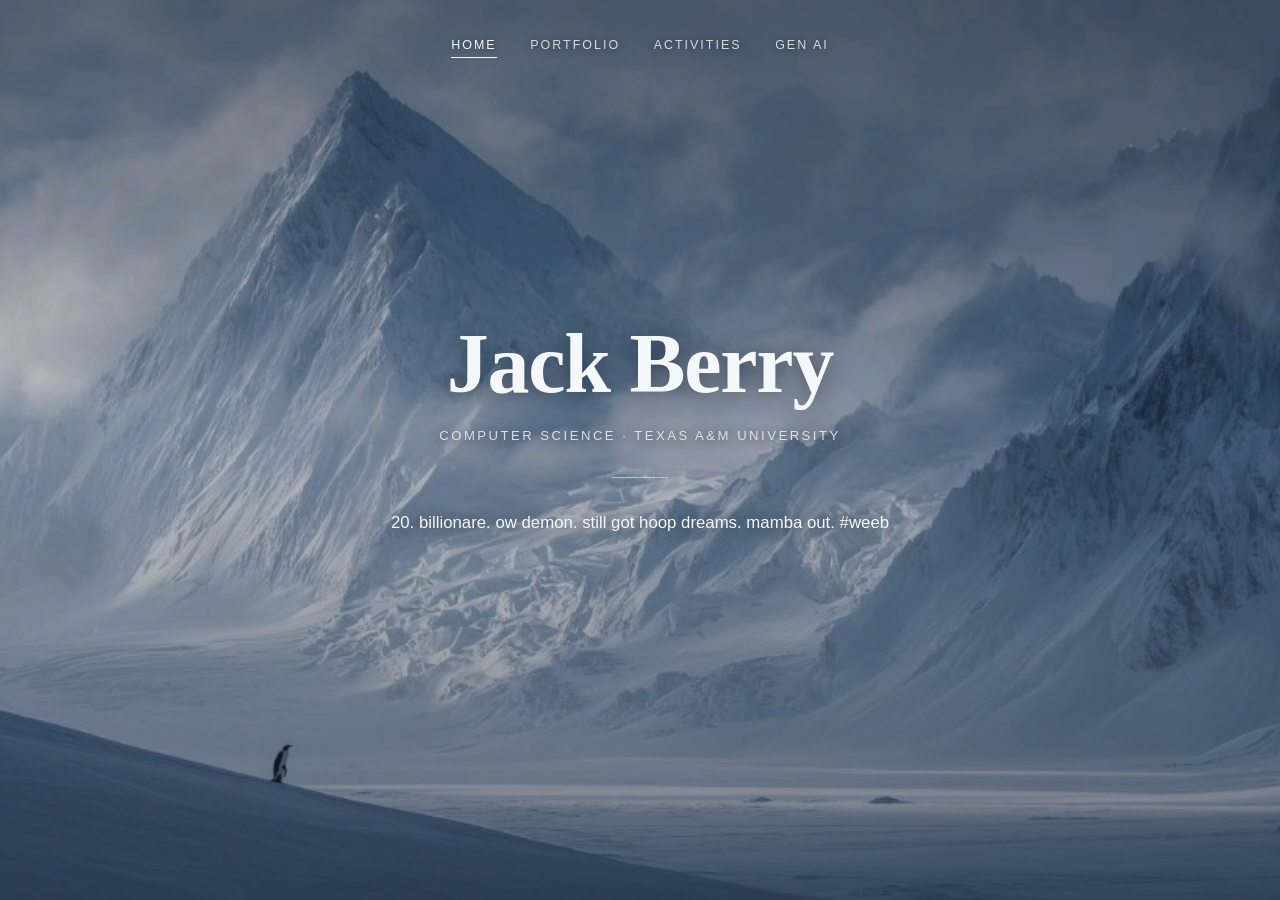
<file: index.html>
<!DOCTYPE html>
<html lang="en">
<head>
  <meta charset="utf-8">
  <meta name="viewport" content="width=device-width, initial-scale=1">
  <title>Jack Berry</title>
  <link rel="stylesheet" href="style-b.css">
</head>

<body>
  <nav class="site-nav">
    <ul>
      <li><a href="index.html" aria-current="page">Home</a></li>
      <li><a href="portfolio.html">Portfolio</a></li>
      <li><a href="activities.html">Activities</a></li>
      <li><a href="genai.html">Gen AI</a></li>
    </ul>
  </nav>

  <main class="hero">
    <h1 class="hero-name">Jack Berry</h1>
    <p class="hero-role">Computer Science &middot; Texas A&amp;M University</p>
    <hr class="hero-rule">
    <p class="hero-note">20. billionare. ow demon. still got hoop dreams. mamba out. #weeb</p>
  </main>
</body>
</html>
</file>
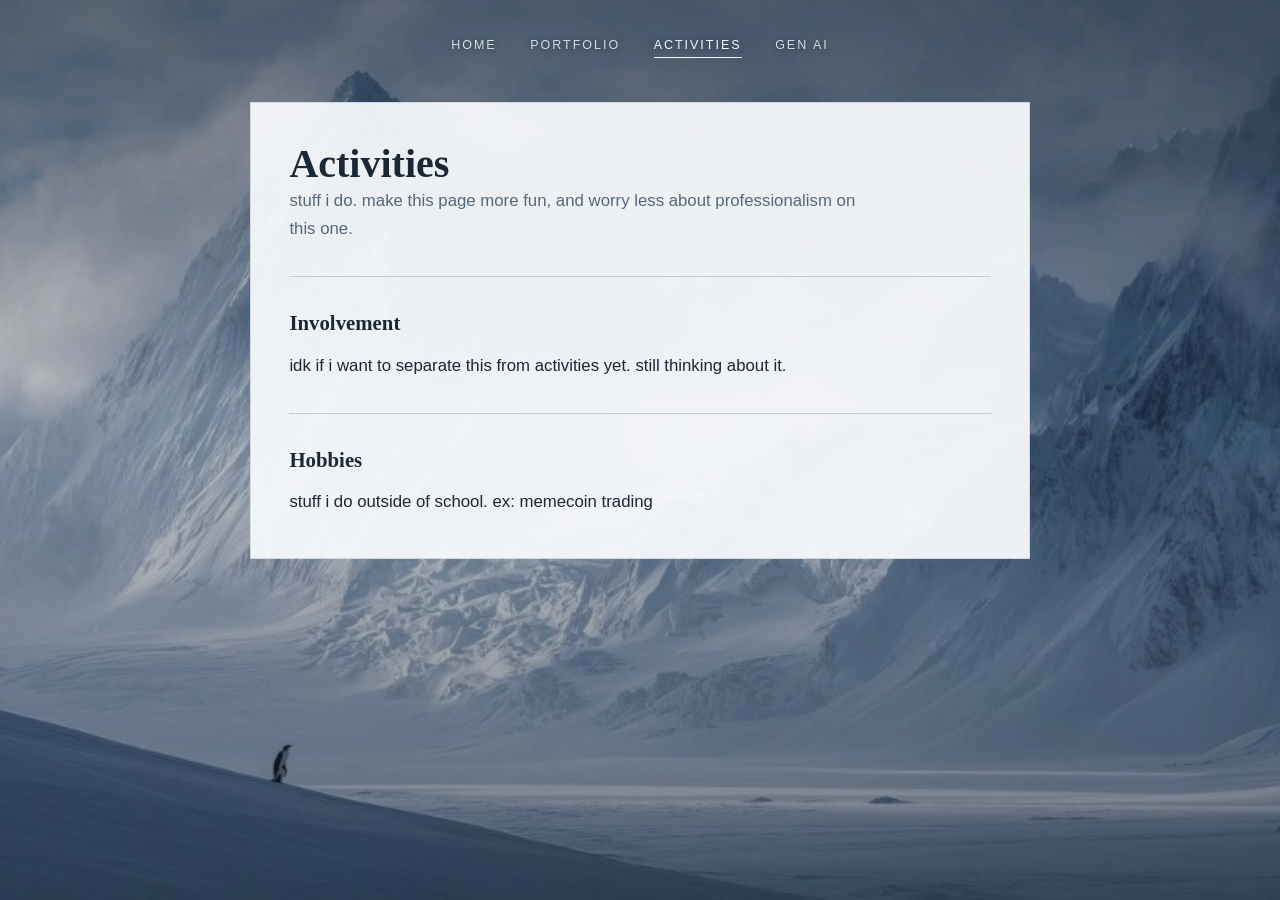
<file: activities.html>
<!DOCTYPE html>
<html lang="en">
<head>
  <meta charset="utf-8">
  <meta name="viewport" content="width=device-width, initial-scale=1">
  <title>Activities | Jack Berry</title>
  <link rel="stylesheet" href="style-b.css">
</head>

<body>
  <nav class="site-nav">
    <ul>
      <li><a href="index.html">Home</a></li>
      <li><a href="portfolio.html">Portfolio</a></li>
      <li><a href="activities.html" aria-current="page">Activities</a></li>
      <li><a href="genai.html">Gen AI</a></li>
    </ul>
  </nav>

  <main class="page">
    <h1>Activities</h1>
    <p class="lede">stuff i do. make this page more fun, and worry less about professionalism on this one.</p>

    <section>
      <h2>Involvement</h2>
      <p>idk if i want to separate this from activities yet. still thinking about it.</p>
    </section>

    <section>
      <h2>Hobbies</h2>
      <p>stuff i do outside of school. ex: memecoin trading</p>
    </section>
  </main>
</body>
</html>
</file>
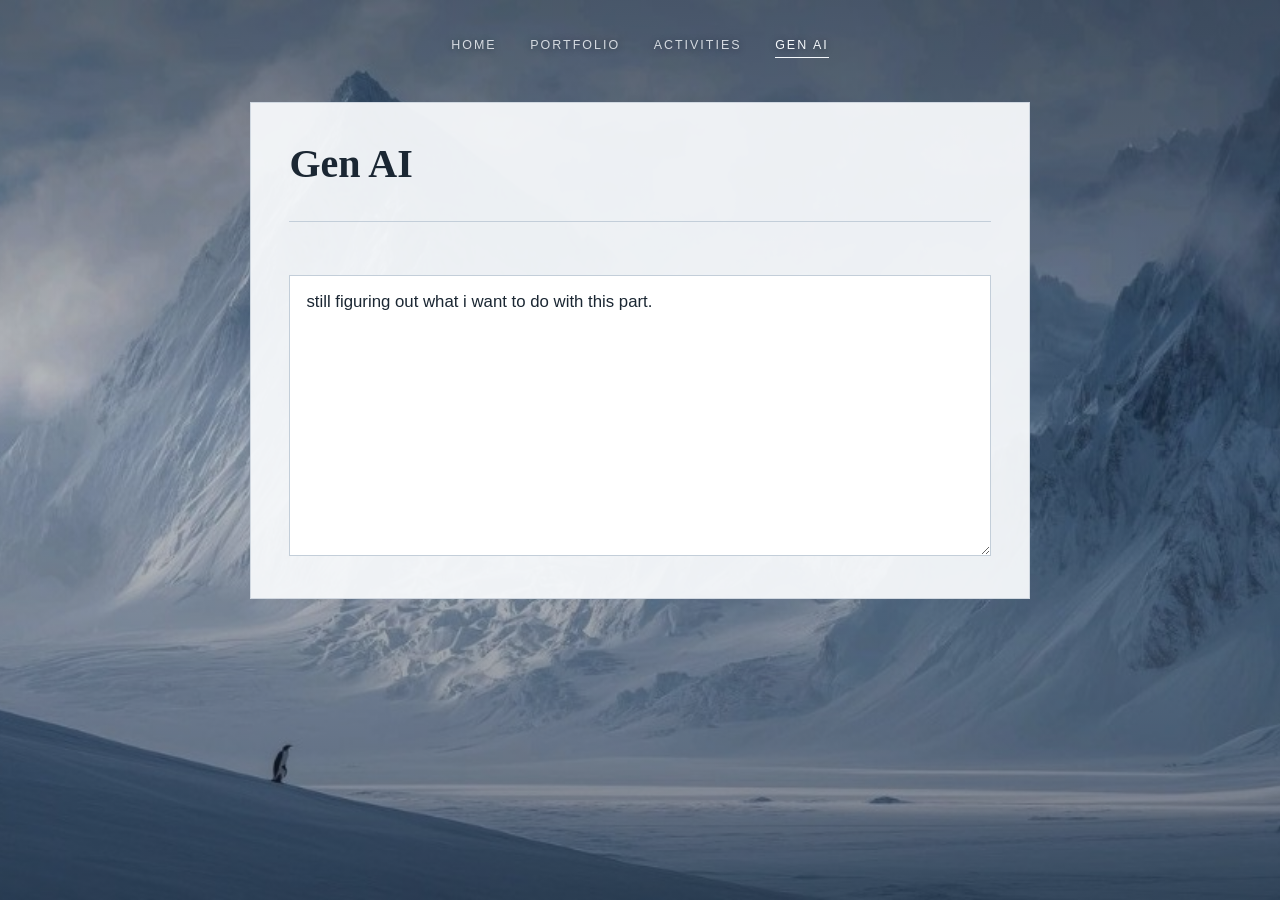
<file: genai.html>
<!DOCTYPE html>
<html lang="en">
<head>
  <meta charset="utf-8">
  <meta name="viewport" content="width=device-width, initial-scale=1">
  <title>Gen AI | Jack Berry</title>
  <link rel="stylesheet" href="style-b.css">
</head>

<body>
  <nav class="site-nav">
    <ul>
      <li><a href="index.html">Home</a></li>
      <li><a href="portfolio.html">Portfolio</a></li>
      <li><a href="activities.html">Activities</a></li>
      <li><a href="genai.html" aria-current="page">Gen AI</a></li>
    </ul>
  </nav>

  <main class="page">
    <h1>Gen AI</h1>
    <section></section>
    <textarea rows="10" cols="60">still figuring out what i want to do with this part.</textarea>
  </main>
</body>
</html>
</file>
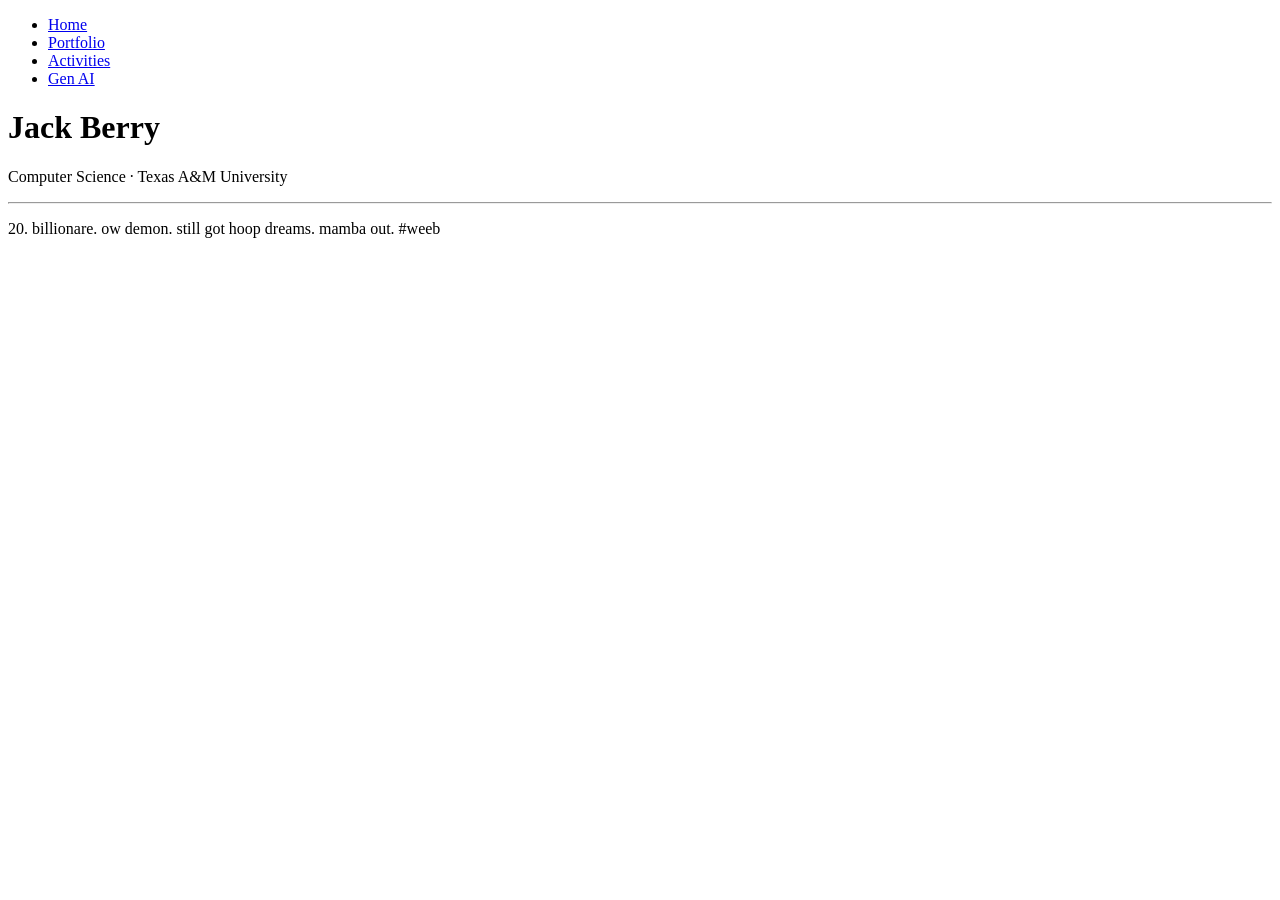
<file: index_no_css.html>
<!DOCTYPE html>
<html lang="en">
<head>
  <meta charset="utf-8">
  <meta name="viewport" content="width=device-width, initial-scale=1">
  <title>Jack Berry</title>
</head>

<body>
  <nav class="site-nav">
    <ul>
      <li><a href="index.html" aria-current="page">Home</a></li>
      <li><a href="portfolio.html">Portfolio</a></li>
      <li><a href="activities.html">Activities</a></li>
      <li><a href="genai.html">Gen AI</a></li>
    </ul>
  </nav>

  <main class="hero">
    <h1 class="hero-name">Jack Berry</h1>
    <p class="hero-role">Computer Science &middot; Texas A&amp;M University</p>
    <hr class="hero-rule">
    <p class="hero-note">20. billionare. ow demon. still got hoop dreams. mamba out. #weeb</p>
  </main>
</body>
</html>
</file>
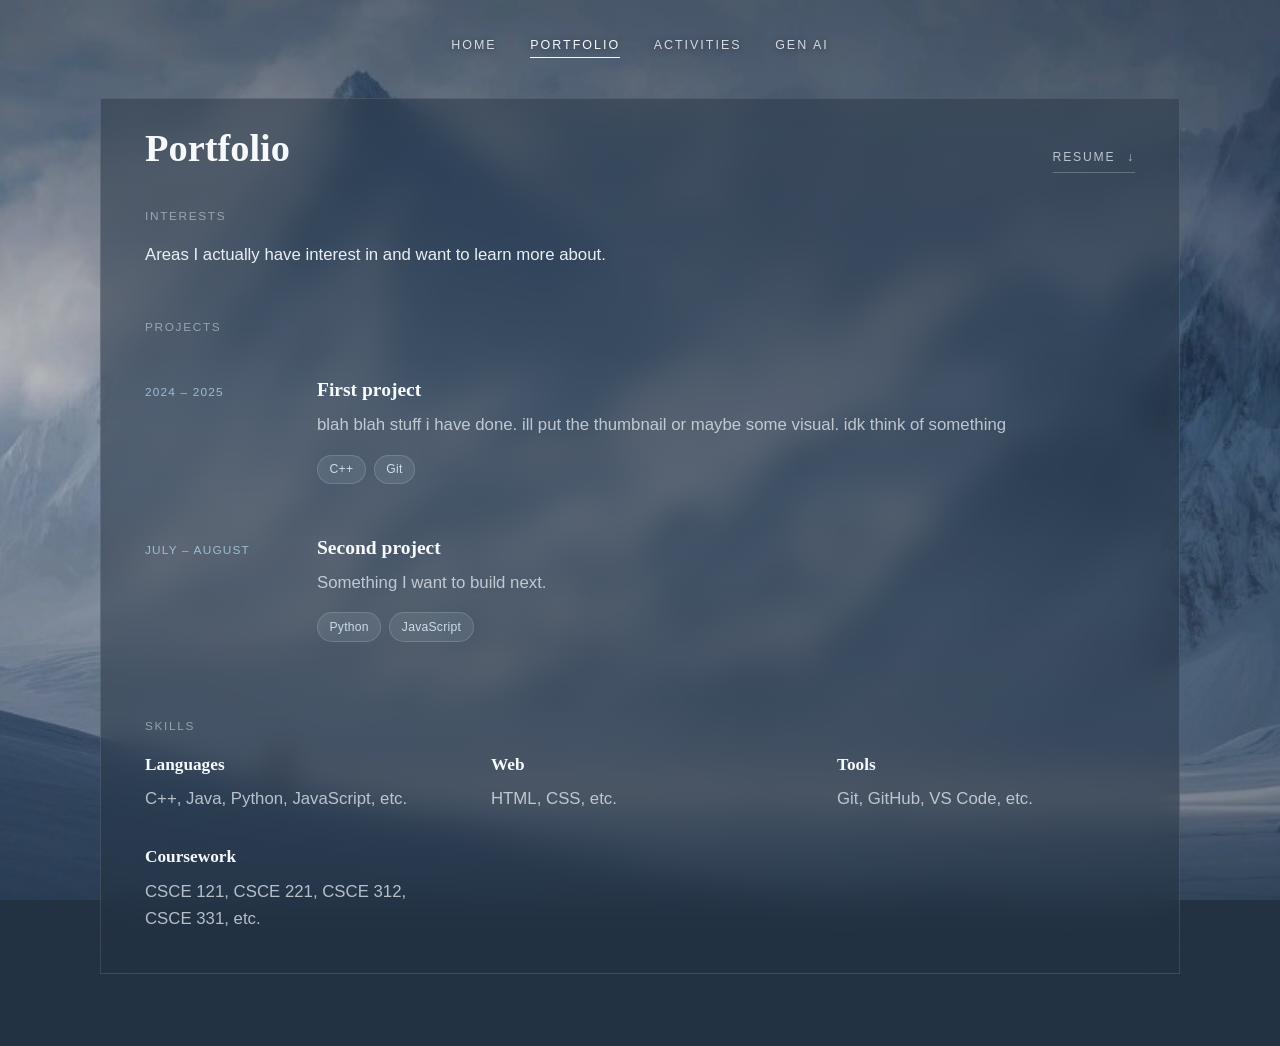
<file: portfolio-alt.html>
<!DOCTYPE html>
<html lang="en">
<head>
  <meta charset="utf-8">
  <meta name="viewport" content="width=device-width, initial-scale=1">
  <title>Portfolio | Jack Berry</title>
  <link rel="stylesheet" href="style-b.css">
</head>

<body>
  <nav class="site-nav">
    <ul>
      <li><a href="index.html">Home</a></li>
      <li><a href="portfolio.html" aria-current="page">Portfolio</a></li>
      <li><a href="activities.html">Activities</a></li>
      <li><a href="genai.html">Gen AI</a></li>
    </ul>
  </nav>

  <main class="portfolio">
    <div class="portfolio-head portfolio-head-split">
      <h1 class="portfolio-title">Portfolio</h1>
      <a class="resume-link" href="resume.pdf" download>
        Resume <span class="resume-arrow" aria-hidden="true">&#8595;</span>
      </a>
    </div>

    <section class="interests">
      <h2 class="section-label">Interests</h2>
      <p>Areas I actually have interest in and want to learn more about.</p>
    </section>

    <section class="projects">
      <h2 class="section-label">Projects</h2>

      <ul class="project-list">
        <li class="project">
          <p class="project-date">2024 &ndash; 2025</p>
          <div class="project-main">
            <h3 class="project-title">First project</h3>
            <p>blah blah stuff i have done. ill put the thumbnail or maybe some visual. idk think of something</p>
            <ul class="bubbles">
              <li>C++</li>
              <li>Git</li>
            </ul>
          </div>
        </li>

        <li class="project">
          <p class="project-date">July &ndash; August</p>
          <div class="project-main">
            <h3 class="project-title">Second project</h3>
            <p>Something I want to build next.</p>
            <ul class="bubbles">
              <li>Python</li>
              <li>JavaScript</li>
            </ul>
          </div>
        </li>
      </ul>
    </section>

    <section class="skills">
      <h2 class="section-label">Skills</h2>

      <div class="skill-grid">
        <div class="skill-block">
          <h3 class="skill-heading">Languages</h3>
          <p>C++, Java, Python, JavaScript, etc.</p>
        </div>

        <div class="skill-block">
          <h3 class="skill-heading">Web</h3>
          <p>HTML, CSS, etc.</p>
        </div>

        <div class="skill-block">
          <h3 class="skill-heading">Tools</h3>
          <p>Git, GitHub, VS Code, etc.</p>
        </div>

        <div class="skill-block">
          <h3 class="skill-heading">Coursework</h3>
          <p>CSCE 121, CSCE 221, CSCE 312, CSCE 331, etc.</p>
        </div>
      </div>
    </section>
  </main>
</body>
</html>
</file>
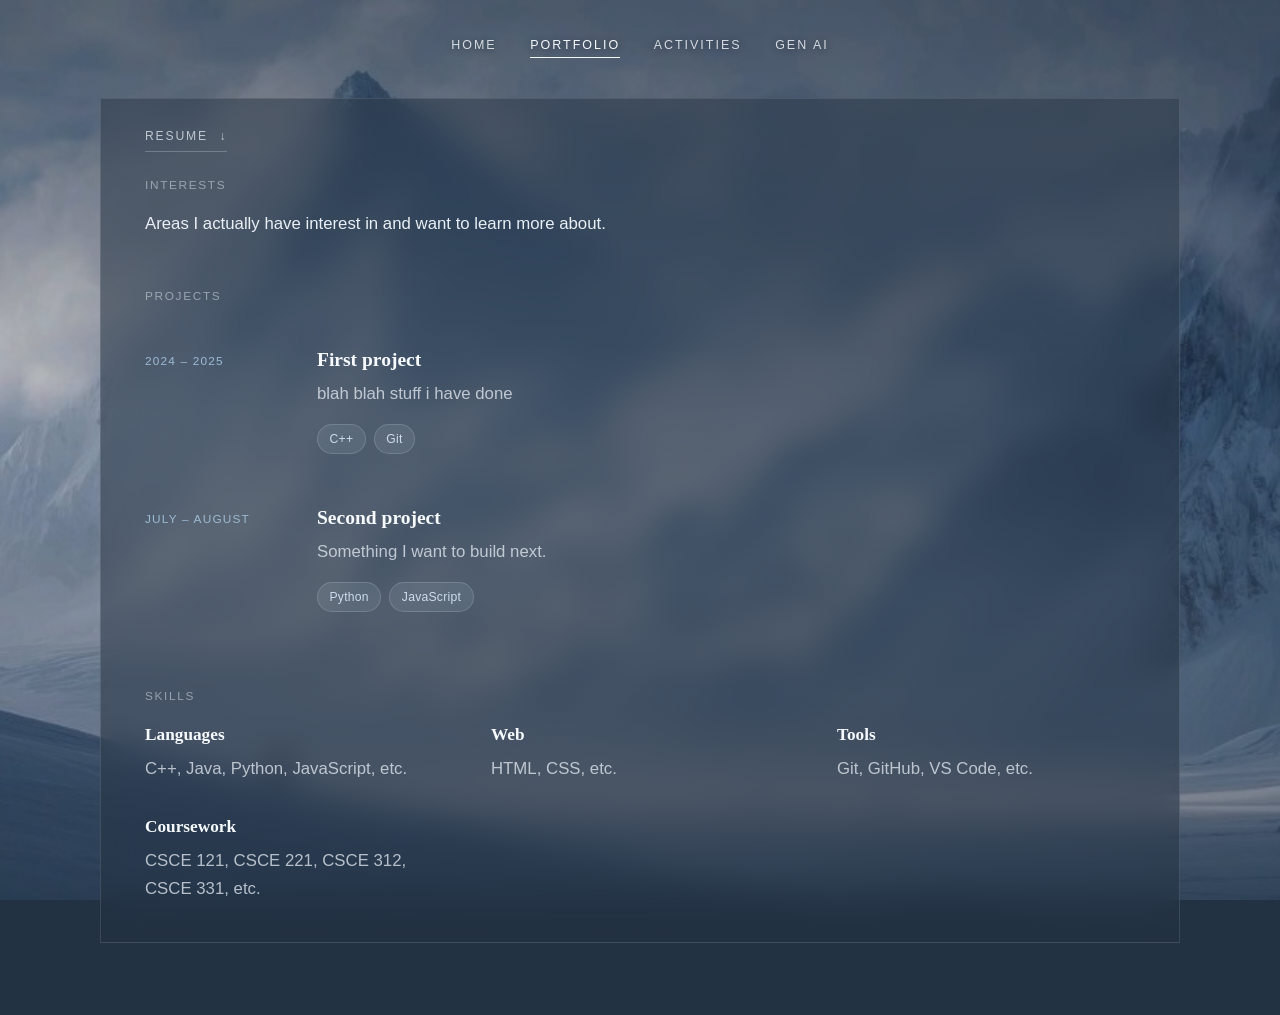
<file: portfolio.html>
<!DOCTYPE html>
<html lang="en">
<head>
  <meta charset="utf-8">
  <meta name="viewport" content="width=device-width, initial-scale=1">
  <title>Portfolio | Jack Berry</title>
  <link rel="stylesheet" href="style-b.css">
</head>

<body>
  <nav class="site-nav">
    <ul>
      <li><a href="index.html">Home</a></li>
      <li><a href="portfolio.html" aria-current="page">Portfolio</a></li>
      <li><a href="activities.html">Activities</a></li>
      <li><a href="genai.html">Gen AI</a></li>
    </ul>
  </nav>

  <main class="portfolio">
    <h1 class="sr-only">Portfolio</h1>

    <div class="portfolio-head">
      <a class="resume-link" href="resume.pdf" download>
        Resume <span class="resume-arrow" aria-hidden="true">&#8595;</span>
      </a>
    </div>

    <section class="interests">
      <h2 class="section-label">Interests</h2>
      <p>Areas I actually have interest in and want to learn more about.</p>
    </section>

    <section class="projects">
      <h2 class="section-label">Projects</h2>

      <ul class="project-list">
        <li class="project">
          <p class="project-date">2024 &ndash; 2025</p>
          <div class="project-main">
            <h3 class="project-title">First project</h3>
            <p>blah blah stuff i have done</p>
            <ul class="bubbles">
              <li>C++</li>
              <li>Git</li>
            </ul>
          </div>
        </li>

        <li class="project">
          <p class="project-date">July &ndash; August</p>
          <div class="project-main">
            <h3 class="project-title">Second project</h3>
            <p>Something I want to build next.</p>
            <ul class="bubbles">
              <li>Python</li>
              <li>JavaScript</li>
            </ul>
          </div>
        </li>
      </ul>
    </section>

    <section class="skills">
      <h2 class="section-label">Skills</h2>

      <div class="skill-grid">
        <div class="skill-block">
          <h3 class="skill-heading">Languages</h3>
          <p>C++, Java, Python, JavaScript, etc.</p>
        </div>

        <div class="skill-block">
          <h3 class="skill-heading">Web</h3>
          <p>HTML, CSS, etc.</p>
        </div>

        <div class="skill-block">
          <h3 class="skill-heading">Tools</h3>
          <p>Git, GitHub, VS Code, etc.</p>
        </div>

        <div class="skill-block">
          <h3 class="skill-heading">Coursework</h3>
          <p>CSCE 121, CSCE 221, CSCE 312, CSCE 331, etc.</p>
        </div>
      </div>
    </section>
  </main>
</body>
</html>
</file>
<file: style-b.css>
:root {
  --ink: #1b2733;
  --ink-soft: #56677a;
  --paper: rgba(248, 250, 252, 0.94);
  --line: #c3ced9;
  --accent: #2b4761;
  --accent-hover: #16293c;
  --on-photo: #f4f8fb;
  --on-photo-soft: rgba(244, 248, 251, 0.82);
  --max: 780px;
  --band-max: 1080px;
  --band-text: #e9eff5;
  --band-bright: #f7fafc;
  --band-muted: rgba(233, 239, 245, 0.74);
  --band-faint: rgba(233, 239, 245, 0.5);
  --ice: #9bbcd4;
  --ice-bright: #d3e6f4;
  --serif: "Iowan Old Style", "Palatino Linotype", Palatino, Georgia, serif;
  --sans: "Helvetica Neue", Helvetica, Arial, sans-serif;
}

*,
*::before,
*::after {
  box-sizing: border-box;
}

body {
  margin: 0;
  min-height: 100vh;
  font-family: var(--sans);
  font-size: 1.05rem;
  line-height: 1.65;
  color: var(--ink);
  background-color: #223243;
  background-image:
    linear-gradient(
      180deg,
      rgba(24, 36, 50, 0.52) 0%,
      rgba(24, 36, 50, 0.24) 45%,
      rgba(24, 36, 50, 0.55) 100%
    ),
    url("images/penguin-mountain.jpg");
  background-size: cover;
  background-position: center 40%;
  background-repeat: no-repeat;
  background-attachment: fixed;
}

a {
  color: var(--accent);
  text-underline-offset: 0.18em;
}

a:hover {
  color: var(--accent-hover);
}

a:focus-visible {
  outline: 2px solid var(--on-photo);
  outline-offset: 3px;
}

/* Navigation sits directly on the photograph */
.site-nav {
  padding: 1.9rem 1.5rem 0;
}

.site-nav ul {
  display: flex;
  flex-wrap: wrap;
  justify-content: center;
  gap: 0.5rem 2.1rem;
  margin: 0;
  padding: 0;
  list-style: none;
}

.site-nav a {
  color: var(--on-photo-soft);
  font-size: 0.78rem;
  font-weight: 500;
  letter-spacing: 0.16em;
  text-transform: uppercase;
  text-decoration: none;
  text-shadow: 0 1px 6px rgba(18, 28, 40, 0.55);
  padding-bottom: 0.3rem;
  border-bottom: 1px solid transparent;
}

.site-nav a:hover {
  color: var(--on-photo);
  border-bottom-color: rgba(244, 248, 251, 0.7);
}

.site-nav a[aria-current="page"] {
  color: var(--on-photo);
  border-bottom-color: var(--on-photo);
}

/* Landing hero — no panel, type straight on the image */
.hero {
  display: flex;
  flex-direction: column;
  justify-content: center;
  align-items: center;
  min-height: calc(100vh - 8rem);
  padding: 3rem 1.5rem 5rem;
  text-align: center;
  color: var(--on-photo);
}

.hero-name {
  margin: 0;
  font-family: var(--serif);
  font-size: clamp(2.9rem, 9vw, 5.25rem);
  font-weight: 600;
  line-height: 1.05;
  letter-spacing: -0.015em;
  text-shadow: 0 2px 22px rgba(16, 26, 38, 0.55);
}

.hero-role {
  margin: 1.1rem 0 0;
  font-size: 0.82rem;
  font-weight: 500;
  letter-spacing: 0.19em;
  text-transform: uppercase;
  color: var(--on-photo-soft);
  text-shadow: 0 1px 10px rgba(16, 26, 38, 0.55);
}

.hero-rule {
  width: 3.5rem;
  height: 1px;
  margin: 1.9rem 0;
  border: 0;
  background: rgba(244, 248, 251, 0.55);
}

.hero-note {
  margin: 0;
  max-width: 30em;
  font-size: 1.05rem;
  color: var(--on-photo);
  text-shadow: 0 1px 14px rgba(16, 26, 38, 0.6);
}

/* Interior pages keep a reading panel */
.page {
  width: min(var(--max), calc(100% - 2.5rem));
  margin: 2.75rem auto 4rem;
  padding: 2.4rem 2.4rem 2.6rem;
  background: var(--paper);
  border: 1px solid rgba(195, 206, 217, 0.7);
}

.page > h1 {
  margin: 0;
  font-family: var(--serif);
  font-size: clamp(1.9rem, 4vw, 2.5rem);
  font-weight: 600;
  line-height: 1.15;
}

.lede {
  margin: 0.5rem 0 0;
  max-width: 34em;
  color: var(--ink-soft);
}

.page section {
  margin-top: 2.1rem;
  padding-top: 1.8rem;
  border-top: 1px solid var(--line);
}

.page h2 {
  margin: 0 0 0.7rem;
  font-family: var(--serif);
  font-size: 1.3rem;
  font-weight: 600;
}

.page p {
  margin: 0 0 1rem;
}

.page p:last-child,
.page ul:last-child {
  margin-bottom: 0;
}

.page ul {
  margin: 0.5rem 0 0;
  padding-left: 1.15rem;
}

.page li {
  margin-bottom: 0.4rem;
}

.page li::marker {
  color: var(--accent);
}

.page textarea {
  display: block;
  width: 100%;
  margin-top: 1.5rem;
  padding: 0.85rem 1rem;
  border: 1px solid var(--line);
  background: #fff;
  color: var(--ink);
  font: inherit;
  line-height: 1.5;
  resize: vertical;
}

/* Portfolio — one frosted band, continuous entry list */
.portfolio {
  width: min(var(--band-max), calc(100% - 2.5rem));
  margin: 2.5rem auto 4.5rem;
  padding: 1.7rem 2.75rem 2.5rem;
  color: var(--band-text);
  background: linear-gradient(
    180deg,
    rgba(46, 59, 74, 0.56) 0%,
    rgba(36, 48, 62, 0.5) 100%
  );
  border: 1px solid rgba(233, 239, 245, 0.12);
  backdrop-filter: blur(16px) saturate(115%);
  -webkit-backdrop-filter: blur(16px) saturate(115%);
}

.portfolio-head {
  display: flex;
  justify-content: flex-start;
}

.portfolio-head-split {
  flex-wrap: wrap;
  align-items: baseline;
  justify-content: space-between;
  gap: 0.6rem 2rem;
}

.portfolio-title {
  margin: 0;
  font-family: var(--serif);
  font-size: clamp(1.8rem, 3.6vw, 2.4rem);
  font-weight: 600;
  line-height: 1.15;
  color: var(--band-bright);
}

.portfolio-head-split + .interests {
  margin-top: 2.1rem;
}

.sr-only {
  position: absolute;
  width: 1px;
  height: 1px;
  margin: -1px;
  padding: 0;
  overflow: hidden;
  clip-path: inset(50%);
  white-space: nowrap;
}

/* Resume sits off to the side as a quiet hyperlink */
.resume-link {
  flex-shrink: 0;
  padding-bottom: 0.3rem;
  color: var(--band-muted);
  font-size: 0.76rem;
  font-weight: 500;
  letter-spacing: 0.15em;
  text-transform: uppercase;
  text-decoration: none;
  white-space: nowrap;
  border-bottom: 1px solid rgba(233, 239, 245, 0.25);
  transition: color 0.25s ease, border-color 0.25s ease;
}

.resume-link:hover {
  color: var(--band-bright);
  border-bottom-color: rgba(233, 239, 245, 0.75);
}

.resume-arrow {
  display: inline-block;
  margin-left: 0.4rem;
  transition: transform 0.25s ease;
}

.resume-link:hover .resume-arrow {
  transform: translateY(2px);
}

/* Quiet eyebrow label that groups what follows */
.section-label {
  margin: 0 0 0.9rem;
  font-family: var(--sans);
  font-size: 0.74rem;
  font-weight: 500;
  letter-spacing: 0.14em;
  text-transform: uppercase;
  color: var(--band-faint);
}

.interests {
  margin-top: 1.5rem;
}

.interests p {
  margin: 0 0 0.85rem;
  max-width: 44em;
  color: var(--band-text);
}

.interests p:last-child {
  margin-bottom: 0;
}

.projects {
  margin-top: 3.1rem;
}

.project-list {
  margin: 0;
  padding: 0;
  list-style: none;
}

/* Each listing reads on its own, but the hairlines keep them one group */
.project {
  display: grid;
  grid-template-columns: 8.5rem minmax(0, 1fr);
  gap: 0 2.25rem;
  align-items: start;
  padding: 1.6rem 1.25rem;
  margin: 0 -1.25rem;
  transition: background-color 0.25s ease, box-shadow 0.25s ease;
}

.project:hover {
  background: rgba(155, 188, 212, 0.07);
  box-shadow:
    inset 0 0 0 1px rgba(155, 188, 212, 0.22),
    0 0 26px rgba(155, 188, 212, 0.12);
}

.project-date {
  margin: 0.35rem 0 0;
  font-size: 0.74rem;
  font-weight: 500;
  letter-spacing: 0.1em;
  text-transform: uppercase;
  color: var(--ice);
  font-variant-numeric: tabular-nums;
  transition: color 0.25s ease, text-shadow 0.25s ease;
}

.project:hover .project-date {
  color: var(--ice-bright);
  text-shadow: 0 0 14px rgba(155, 188, 212, 0.45);
}

.project-main {
  min-width: 0;
}

.project-title {
  margin: 0 0 0.5rem;
  font-family: var(--serif);
  font-size: 1.22rem;
  font-weight: 600;
  line-height: 1.3;
  color: var(--band-bright);
  transition: color 0.25s ease;
}

.project-main p {
  margin: 0;
  max-width: 46em;
  color: var(--band-muted);
}

.project-main a {
  color: #cddceb;
}

.project-main a:hover {
  color: var(--band-bright);
}

/* Skill bubbles belong to the projects only */
.bubbles {
  display: flex;
  flex-wrap: wrap;
  gap: 0.5rem;
  margin: 1rem 0 0;
  padding: 0;
  list-style: none;
}

.bubbles li {
  margin: 0;
  padding: 0.24rem 0.72rem;
  font-size: 0.76rem;
  letter-spacing: 0.02em;
  color: #cddceb;
  background: rgba(200, 219, 235, 0.1);
  border: 1px solid rgba(200, 219, 235, 0.2);
  border-radius: 999px;
  transition: background-color 0.25s ease, border-color 0.25s ease, color 0.25s ease;
}

.project:hover .bubbles li {
  color: var(--ice-bright);
  background: rgba(155, 188, 212, 0.18);
  border-color: rgba(155, 188, 212, 0.36);
}

/* Skills — subheadings with text, spaced apart instead of ruled */
.skills {
  margin-top: 3.1rem;
}

.skill-grid {
  display: grid;
  grid-template-columns: repeat(auto-fit, minmax(15rem, 1fr));
  gap: 1.9rem 3rem;
}

.skill-heading {
  margin: 0 0 0.35rem;
  font-family: var(--serif);
  font-size: 1.08rem;
  font-weight: 600;
  color: var(--band-bright);
}

.skill-block p {
  margin: 0;
  color: var(--band-muted);
}

@media (max-width: 800px) {
  .site-nav {
    padding-top: 1.5rem;
  }

  .page {
    margin: 2rem auto 3rem;
    padding: 1.8rem 1.5rem 2rem;
  }

  .portfolio {
    padding: 2.1rem 1.7rem 1.8rem;
  }

  .project {
    grid-template-columns: 1fr;
    gap: 0.4rem;
    padding: 1.45rem 1rem;
    margin: 0 -1rem;
  }

  .project-date {
    margin: 0;
  }
}

@media (max-width: 600px) {
  body {
    background-attachment: scroll;
    background-position: center center;
    font-size: 1rem;
  }

  .site-nav ul {
    gap: 0.55rem 1.25rem;
  }

  .site-nav a {
    font-size: 0.72rem;
    letter-spacing: 0.13em;
  }

  .hero {
    min-height: calc(100vh - 7rem);
    padding: 2.5rem 1.25rem 4rem;
  }

  .hero-rule {
    margin: 1.5rem 0;
  }

  .page {
    width: calc(100% - 1.5rem);
    margin: 1.5rem auto 2.5rem;
    padding: 1.5rem 1.25rem 1.75rem;
  }

  .portfolio {
    width: calc(100% - 1.5rem);
    margin: 1.5rem auto 2.75rem;
    padding: 1.7rem 1.25rem 1.4rem;
  }

  .projects,
  .skills {
    margin-top: 2.4rem;
  }

  .skill-grid {
    gap: 1.5rem;
  }

  .bubbles li {
    font-size: 0.72rem;
  }
}

@media (prefers-reduced-motion: reduce) {
  .project,
  .project-title,
  .project-date,
  .bubbles li,
  .resume-link,
  .resume-arrow {
    transition: none;
  }
}
</file>
